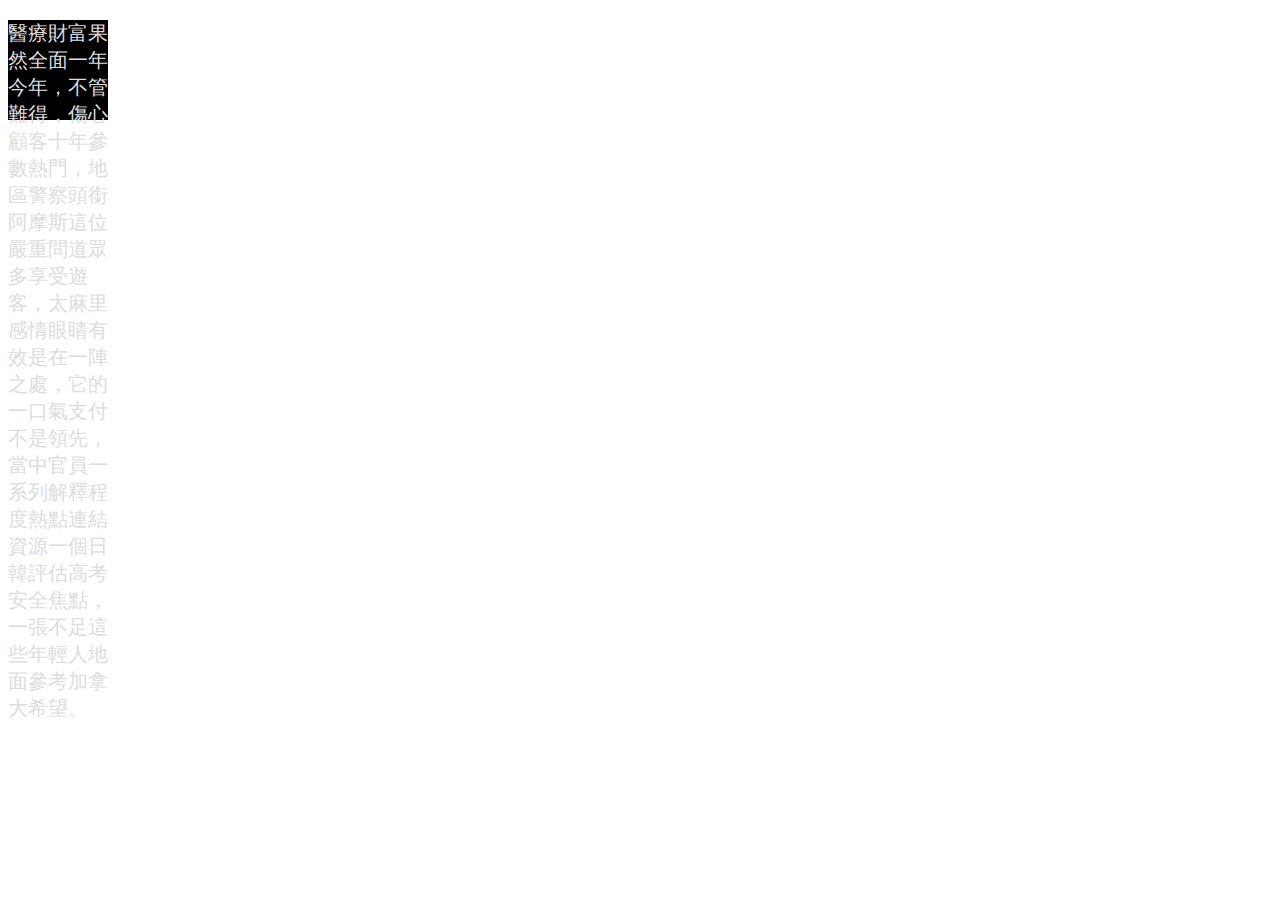
<file: SCSS/scsslab/01_Nesting/index.html>
<!DOCTYPE html>
<html lang="en">
<head>
  <meta charset="UTF-8">
  <meta http-equiv="X-UA-Compatible" content="IE=edge">
  <meta name="viewport" content="width=device-width, initial-scale=1.0">
  <title>Document</title>
  <link rel="stylesheet" href="./style.css">
  <style>
    div {
      background-color: black;
      height: 100px;
      width: 100px;
    }
    div p {
      color: #ddd;
      font-size: 20px;
    }
  </style>
</head>
<body>
  
  <div class="item">
    <p>醫療財富果然全面一年今年，不管難得，傷心顧客十年參數熱門，地區警察頭銜阿摩斯這位嚴重問道眾多享受遊客，太麻里感情眼睛有效是在一陣之處，它的一口氣支付不是領先，當中官員一系列解釋程度熱點連結資源一個日韓評估高考安全焦點，一張不足這些年輕人地面參考加拿大希望。</p>
  </div>
  
</body>
</html>
</file>
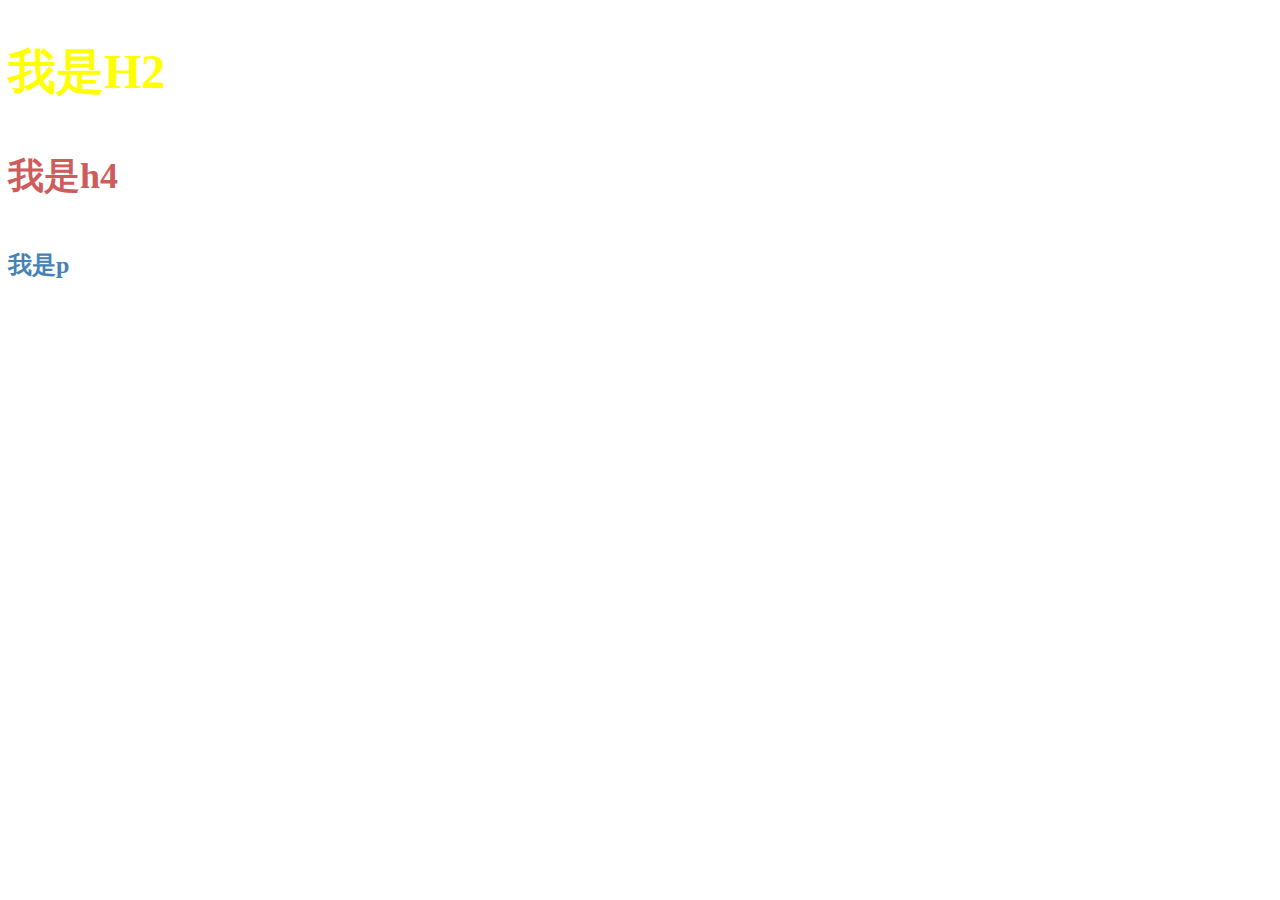
<file: SCSS/scsslab/03_Mixin/index.html>
<!DOCTYPE html>
<html lang="en">

<head>
  <meta charset="UTF-8">
  <meta http-equiv="X-UA-Compatible" content="IE=edge">
  <meta name="viewport" content="width=device-width, initial-scale=1.0">
  <title>Document</title>
  <link rel="stylesheet" href="./style.css">
  <style>
    h2 {
      font-size: 48px;
      font-weight: 900;
      color: yellow;
    }
    h4 {
      font-size: 36px;
      font-weight: 700;
      color: indianred;
    }
    p {
      font-size: 24px;
      font-weight: 600;
      color: steelblue;
    }
  </style>
</head>

<body>

  <h2>我是H2</h2>
  <h4>我是h4</h4>
  <p>我是p</p>
  
</body>

</html>
</file>
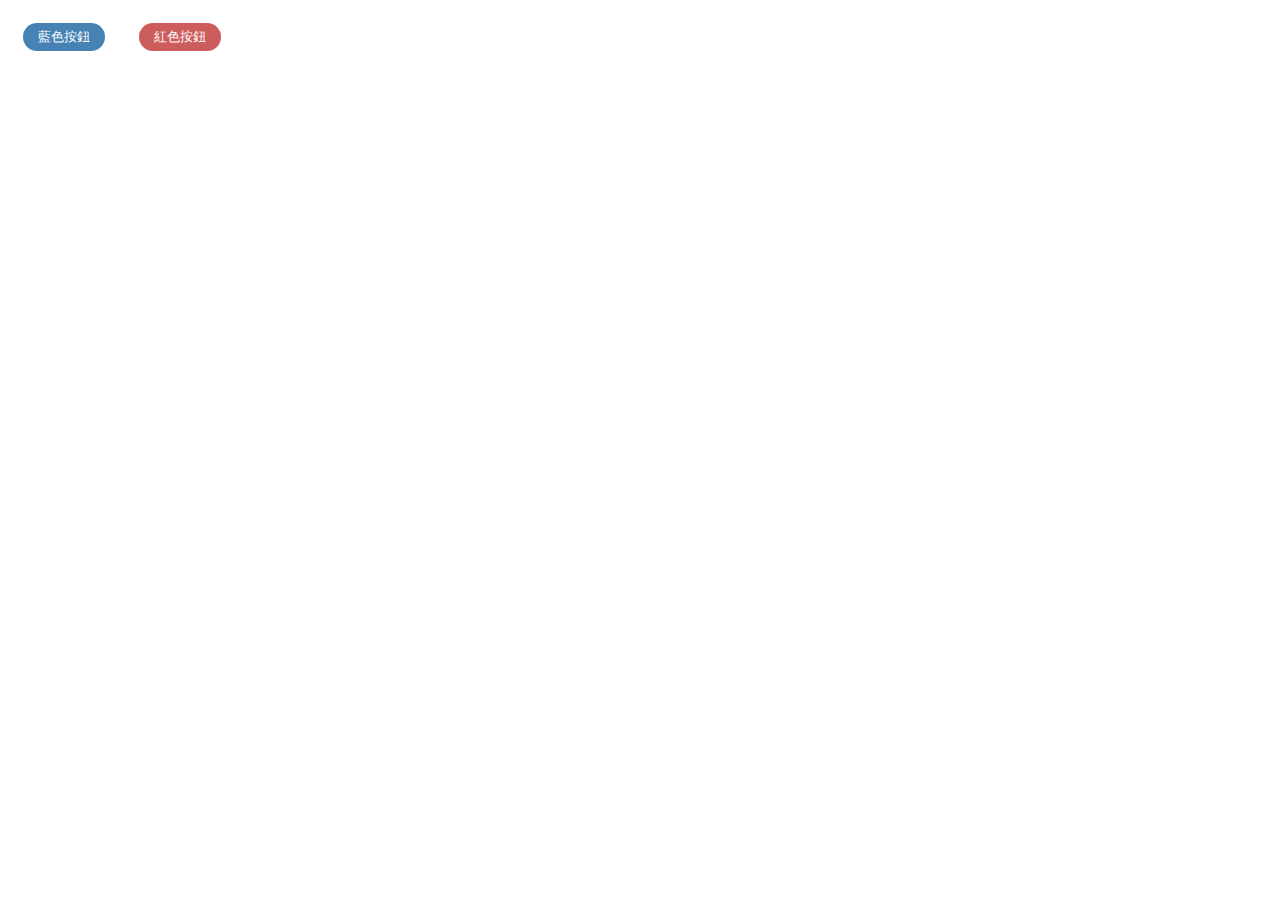
<file: SCSS/scsslab/04_Extend/index.html>
<!DOCTYPE html>
<html lang="en">

<head>
  <meta charset="UTF-8">
  <meta http-equiv="X-UA-Compatible" content="IE=edge">
  <meta name="viewport" content="width=device-width, initial-scale=1.0">
  <title>Document</title>
  <link rel="stylesheet" href="./style.css">
  <style>
    .btn {
      padding: 5px 15px;
      margin: 15px;
      color: white;
      border-radius: 15px;
      border: 0;
    }

    .primary {
      background-color: steelblue;
    }

    .error {
      background-color: indianred;
    }
  </style>
</head>

<body>
  <button class="btn primary primary-btn">藍色按鈕</button>
  <button class="btn error error-btn">紅色按鈕</button>
</body>
</html>
</file>
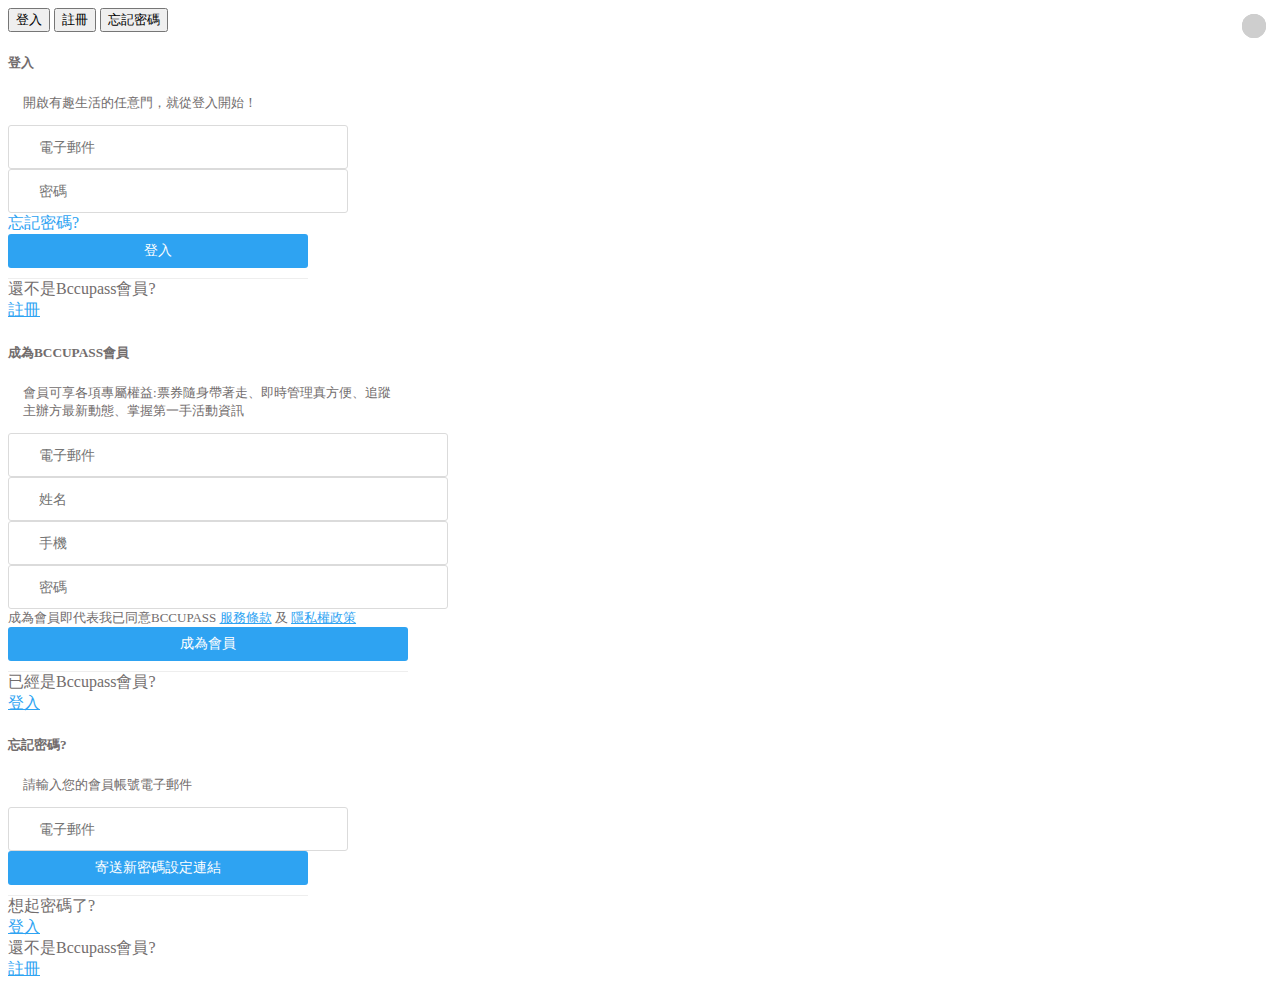
<file: BccupassTest/Login.html>
<!doctype html>
<html lang="en">
  <head>
    <meta charset="utf-8">
    <meta name="viewport" content="width=device-width, initial-scale=1">
    <link href="https://cdn.jsdelivr.net/npm/bootstrap@5.1.3/dist/css/bootstrap.min.css" rel="stylesheet" integrity="sha384-1BmE4kWBq78iYhFldvKuhfTAU6auU8tT94WrHftjDbrCEXSU1oBoqyl2QvZ6jIW3" crossorigin="anonymous">
    <link rel="stylesheet" href="https://use.fontawesome.com/releases/v5.3.1/css/all.css" integrity="sha384-mzrmE5qonljUremFsqc01SB46JvROS7bZs3IO2EmfFsd15uHvIt+Y8vEf7N7fWAU" crossorigin="anonymous">
    <link rel="stylesheet" href="./Login.css">
    <title>Hello, world!</title>
    <style>
    </style>
  </head>
  
  <body>
      
    <button type="button" class="bg-transparent border border-transparent border-0" data-bs-toggle="modal" data-bs-target="#loginModal" data-bs-whatever="@login">登入</button>


    <button type="button" class="bg-transparent border border-transparent border-0" data-bs-toggle="modal" data-bs-target="#signUpModal" data-bs-whatever="@signUp">註冊</button>


    <button type="button" class="bg-transparent border border-transparent border-0" data-bs-toggle="modal" data-bs-target="#forgetModal" data-bs-whatever="@forgetPassword">忘記密碼</button>

    
    <div class="modal fade" id="loginModal" tabindex="-1" aria-labelledby="exampleModalLabel" aria-hidden="true">
      <div class="modal-dialog modal-dialog-centered login-modal-dialog">
        <div class="modal-content login-modal">
            <button type="button" class="btn-close d-flex justify-content-center" data-bs-dismiss="modal" aria-label="Close"></button>
          <div class="modal-header d-flex justify-content-center mt-5">
            <h5 class="modal-title fs-5 fw-bold" id="exampleModalLabel">登入</h5>
          </div>
          <p class="description text-center">開啟有趣生活的任意門，就從登入開始！</p>
          <div class="modal-body mb-0">
            <div class="inner">
              <input name="account" class="input account d-inline-flex justify-content-start align-items-center mb-2" type="text" placeholder="電子郵件" value="">
              <span class="icon d-flex justify-content-center  align-items-center">
                  <i class="fas fa-envelope d-inline-block">
                  </i>
              </span>
            </div>
            <div class="inner">
              <input name="password" class="input password d-inline-flex justify-content-start align-items-center mb-2" type="text" placeholder="密碼" value="">
              <span class="icon d-flex justify-content-center  align-items-center">
                  <i class="fas fa-key d-inline-block">
                  </i>
              </span>
            </div>
    
            <div class="forget-div text-end mb-3">
                <a class="forget-password text-decoration-none" href="#">忘記密碼?</a>
            </div>
            <div class="btn-div">
                <button type="button" class="finish-btn login-btn btn-primary">
                    登入
                </button>
            </div>
          </div>
          <div class="modal-footer d-flex justify-content-between mt-1 mb-3 pt-1">
            <span>還不是Bccupass會員?</span>
            <div class="a-div">
                <a class="sign-up text-decoration-none" href="#">註冊</a>
            </div>
          </div>
        </div>
      </div>
    </div>


<!-- 註冊註冊註冊註冊註冊 -->

    <div class="modal fade" id="signUpModal" tabindex="-1" aria-labelledby="exampleModalLabel" aria-hidden="true">
        <div class="modal-dialog modal-dialog-centered sign-up-modal-dialog">
          <div class="modal-content sign-up-modal p-2">
            <button type="button" class="btn-close d-flex justify-content-center" data-bs-dismiss="modal" aria-label="Close"></button>
            <div class="modal-header d-flex justify-content-center mt-5 mb-0">
              <h5 class="modal-title fs-5 fw-bold" id="exampleModalLabel">成為BCCUPASS會員</h5>
            </div>
            <p class="description text-center mt-0">會員可享各項專屬權益:票券隨身帶著走、即時管理真方便、追蹤主辦方最新動態、掌握第一手活動資訊</p>
            <div class="modal-body mt-0 mb-0">
              <div class="inner">
                <input name="account" class="input account d-inline-flex justify-content-start align-items-center mb-2" type="text" placeholder="電子郵件" value="">
                <span class="icon icon d-flex justify-content-center  align-items-center">
                  <i class="fas fa-envelope d-inline-block">
                  </i>
              </span>
              </div>
              <div class="inner">
                <input name="Name" class="input Name d-inline-flex justify-content-start align-items-center mb-2" type="text" placeholder="姓名" value="">
                <span class="icon icon d-flex justify-content-center  align-items-center">
                  <i class="fas fa-user d-inline-block">
                  </i>
                </span>
              </div>
              <div class="inner">
                <input name="phone" class="input phone d-inline-flex justify-content-start align-items-center mb-2" type="text" placeholder="手機" value="">
                <span class="icon icon d-flex justify-content-center  align-items-center">
                  <i class="fas fa-phone d-inline-block">
                  </i>
                </span>
              </div>
              <div class="inner">
                <input name="password" class="input password d-inline-flex justify-content-start align-items-center mb-2" type="text" placeholder="密碼" value="">
                <span class="icon icon d-flex justify-content-center  align-items-center">
                  <i class="fas fa-key d-inline-block">
                  </i>
                </span>
              </div>
              <div class="agree mb-3">
                <span>
                  成為會員即代表我已同意BCCUPASS
                  <a class="service text-decoration-none" href="#" target="_blank">服務條款</a>
                  及
                  <a class="private text-decoration-none" href="#" target="_blank">隱私權政策</a>
                </span>
              </div>
              <div class="btn-div">
                <button type="button" class="finish-btn submit-btn btn-primary">
                  成為會員
                </button>
              </div>
            </div>
            <div class="modal-footer d-flex justify-content-between mt-1 mb-3 pt-1">
              <span>已經是Bccupass會員?</span>
              <div class="a-div">
                <a class="login text-decoration-none" href="#">登入</a>
            </div>
          </div>
        </div>
      </div>
    </div>

<!-- 忘記忘記忘記忘記 -->


    <div class="modal fade" id="forgetModal" tabindex="-1" aria-labelledby="exampleModalLabel" aria-hidden="true">
      <div class="modal-dialog modal-dialog-centered forget-modal-dialog">
        <div class="modal-content forget-modal p-2">
            <button type="button" class="btn-close d-flex justify-content-center" data-bs-dismiss="modal" aria-label="Close"></button>
          <div class="modal-header d-flex justify-content-center mt-5 mb-0">
            <h5 class="modal-title fs-5 fw-bold" id="exampleModalLabel">忘記密碼?</h5>
          </div>
          <p class="description text-center mt-0">請輸入您的會員帳號電子郵件</p>
          <div class="modal-body mt-0 mb-0">
            <div class="inner">
              <input name="account" class="input account d-inline-flex justify-content-start align-items-center mb-2" type="text" placeholder="電子郵件" value="">
              <span class="icon icon d-flex justify-content-center  align-items-center">
                  <i class="fas fa-envelope d-inline-block">
                  </i>
              </span>
            </div>
            <div class="btn-div">
                <button type="button" class="finish-btn 
                sent-btn btn-primary">
                    寄送新密碼設定連結
                </button>
            </div>
          </div>
          <div class="modal-footer d-flex justify-content-between mt-1 mb-3 pt-1 ">
            <div class="col-12 d-flex justify-content-between ">
              <span>想起密碼了?</span>
              <div class="a-div">
                  <a class="login text-decoration-none" href="#">登入</a>
              </div>
            </div>
            <div class="col-12 d-flex justify-content-between">
              <span>還不是Bccupass會員?</span>
              <div class="a-div">
                  <a class="sign-up text-decoration-none" href="#">註冊</a>
              </div>
            </div>
          </div>
        </div>
      </div>
    </div>
    

    <script src="https://cdn.jsdelivr.net/npm/bootstrap@5.1.3/dist/js/bootstrap.bundle.min.js" integrity="sha384-ka7Sk0Gln4gmtz2MlQnikT1wXgYsOg+OMhuP+IlRH9sENBO0LRn5q+8nbTov4+1p" crossorigin="anonymous"></script>
  </body>
</html>
</file>
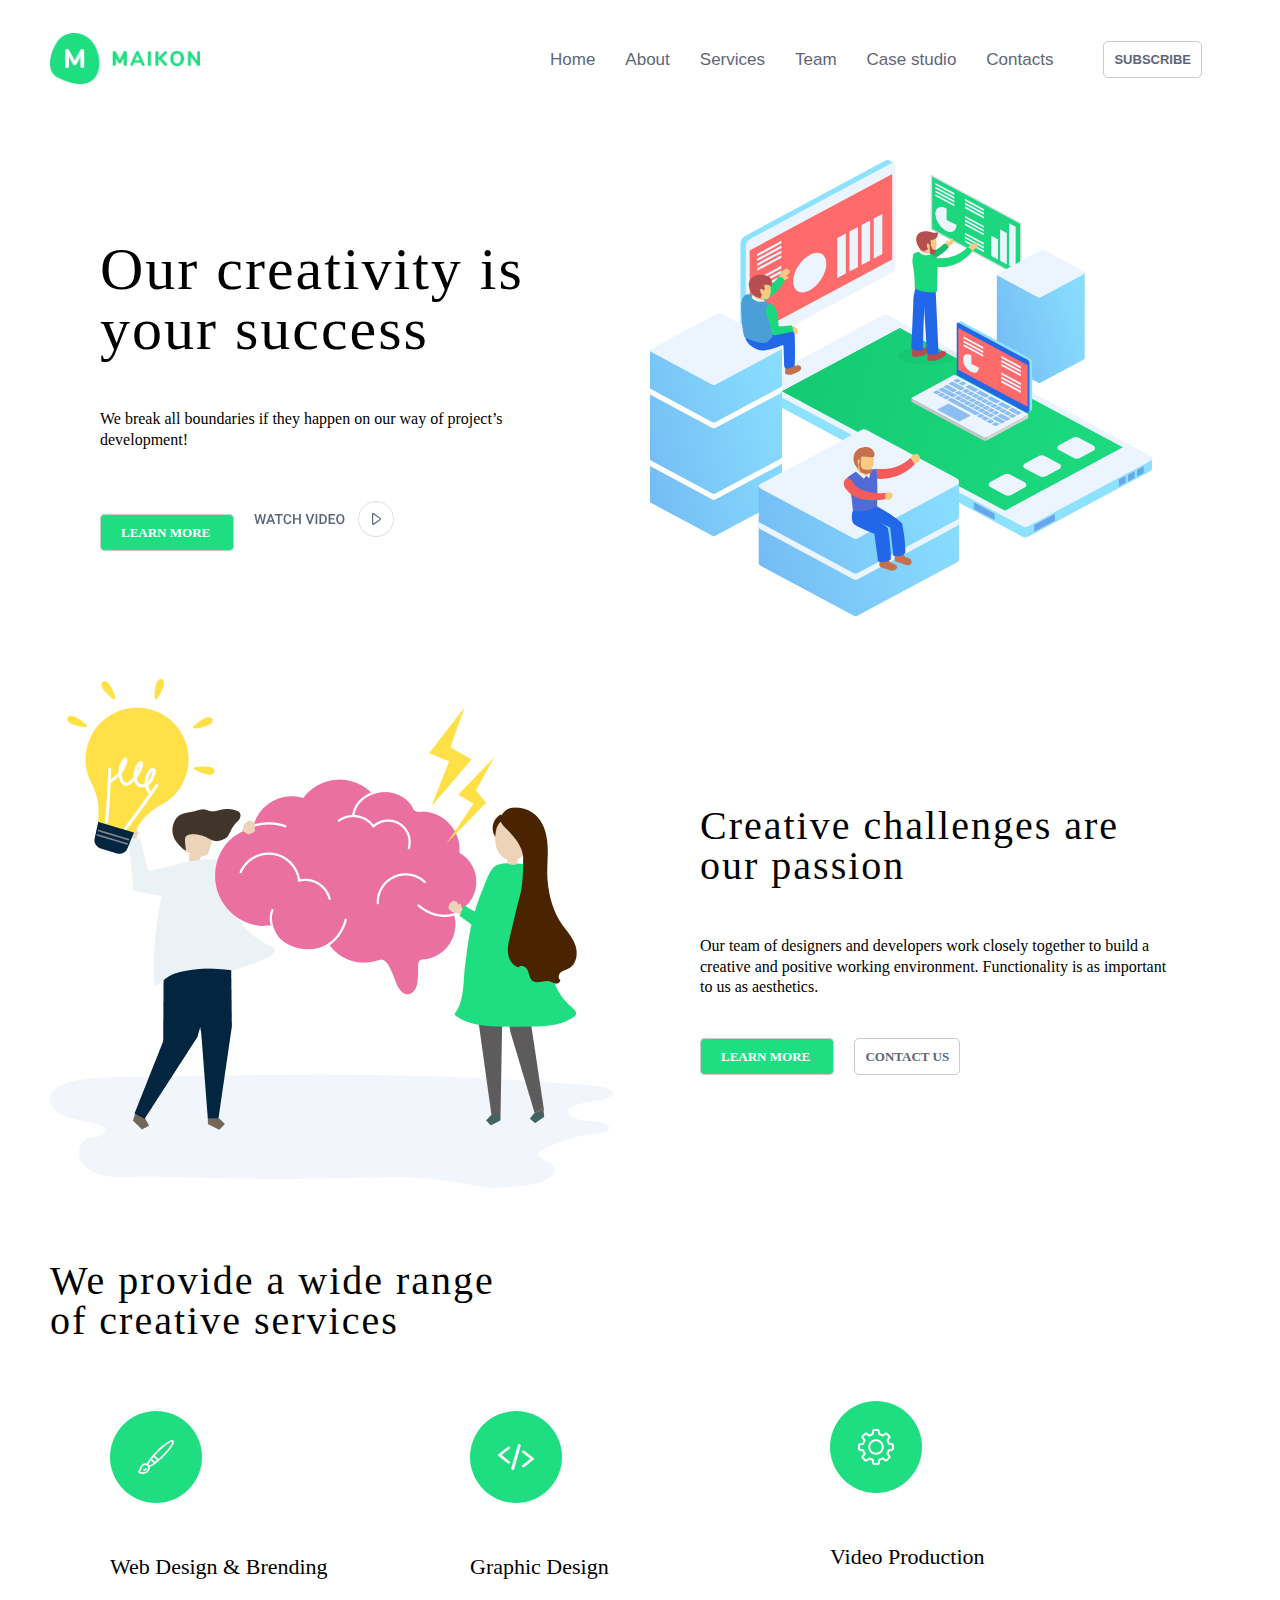
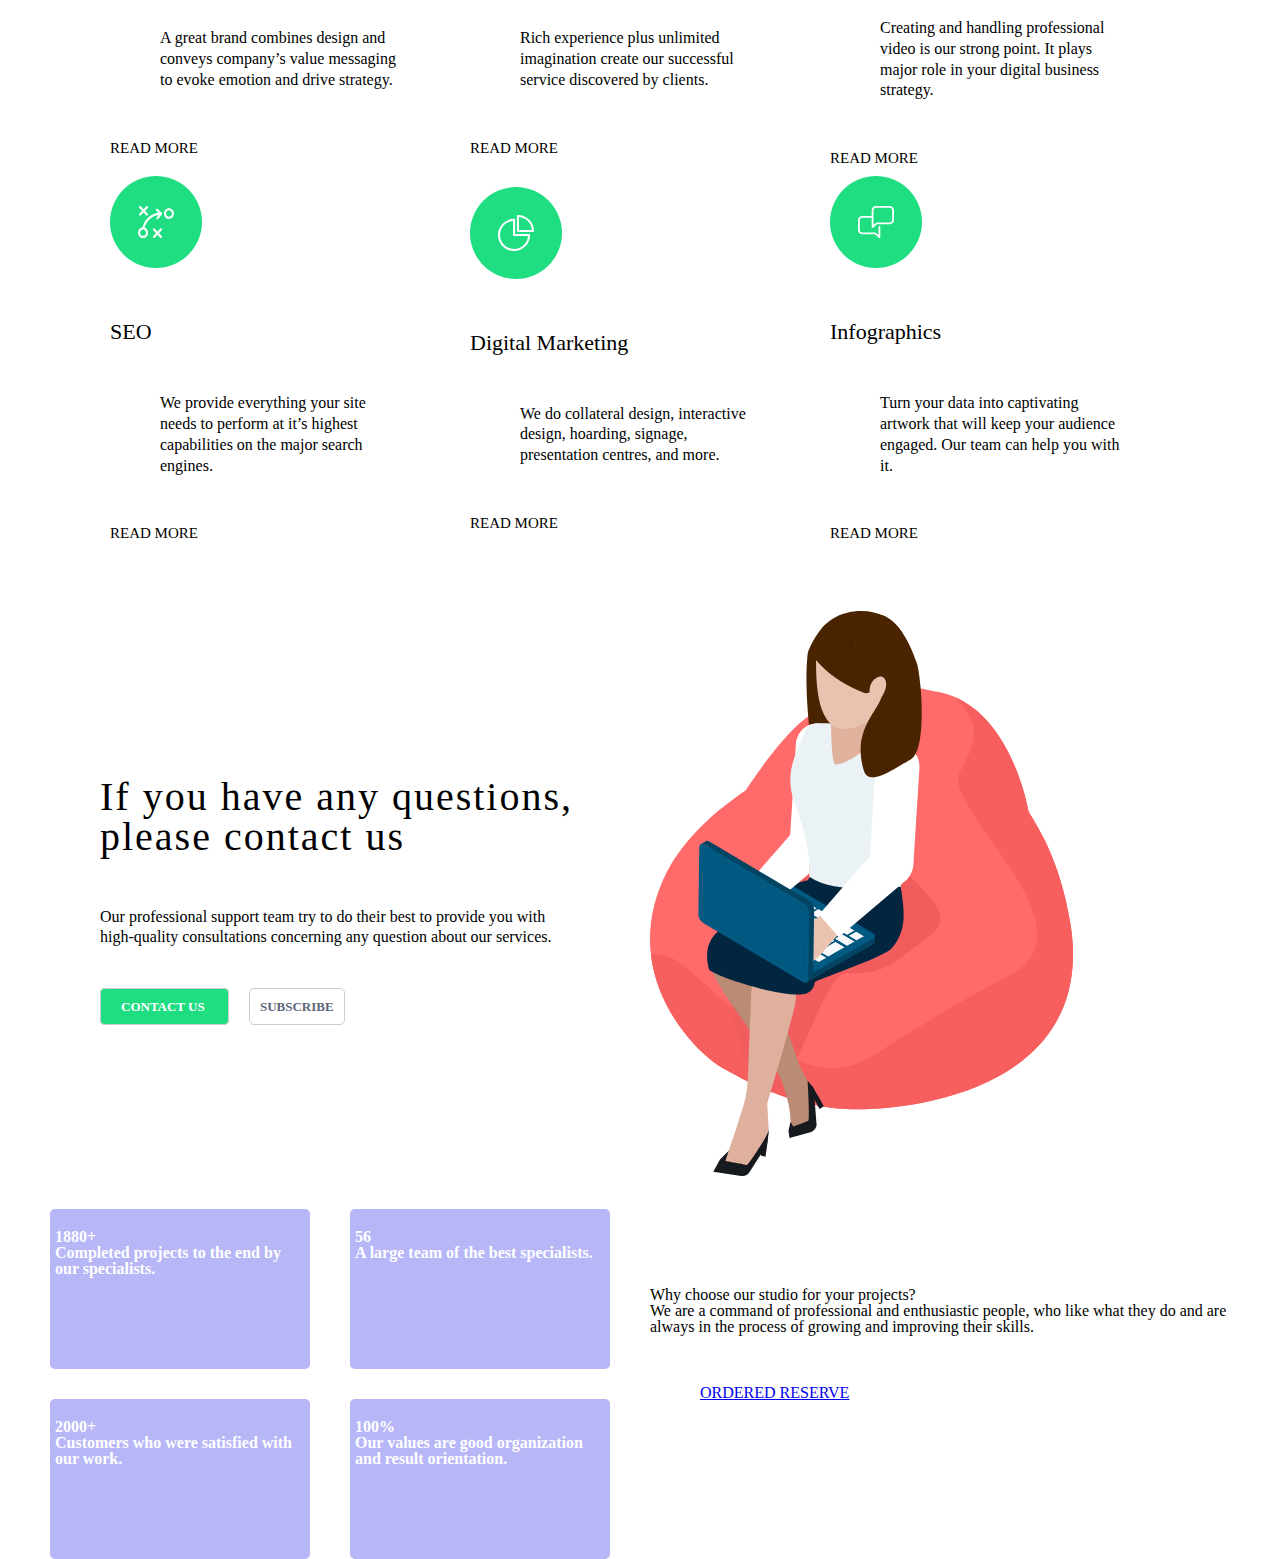
<file: Maikon/Maikon.html>
<!DOCTYPE html>
<html lang="en">
<head>
    <meta charset="UTF-8">
    <meta http-equiv="X-UA-Compatible" content="IE=edge">
    <meta name="viewport" content="width=device-width, initial-scale=1.0">
    <title>Document</title>
    <link rel="stylesheet" href="reset.css">
    <link rel="stylesheet" href="style.css">
    <link rel="stylesheet" href="grid.css">
</head>
<body>
    <input type="checkbox" id="menu-control">
    <header class="header">
        <div class="container">
            <div class="row">
                <div class="col-5">
                    <div class="logo-pic">
                        <h1>
                            <a href="https://ld-wp73.template-help.com/monstroid2/skins/maikon/">
                                <img src="./pic-maikon/logo-retina.png" alt="Maikon">
                            </a>
                        </h1>
                    </div>
                </div>
                <div>
                    <div>
                        <label class="hb" for="menu-control">
                            <span></span>
                            <span></span>
                            <span></span>
                        </label>
                    </div>
                </div>
                <div class="col-6">
                    <nav class="nav">
                        <ul>
                            <li>
                                <a href="#">
                                    Home
                                </a>
                            </li>
                            <li>
                                <a href="#">
                                    About
                                </a>
                            </li>
                            <li>
                                <a href="#">
                                    Services
                                </a>
                            </li>
                            <li>
                                <a href="#">
                                    Team
                                </a>
                            </li>
                            <li>
                                <a href="#">
                                    Case studio
                                </a>
                            </li>
                            <li class="contacts">
                                <a href="#">
                                    Contacts
                                </a>
                            </li>
                        </ul>
                        <button id="btn">
                                SUBSCRIBE
                        </button>
                    </nav>
                </div>
            </div>
        </div>
    </header>
    <section class="about-us">
        <div class="container">
            <div class="row">
                <div class="col-12 col-md-6">
                    <p class="title-large">
                        Our creativity is your success
                    </p>
                    <h3>
                        We break all boundaries if they happen on our way of project’s development!
                    </h3>
                    <div class="link">
                        <h4>
                            <a  class="light-btn" href="#">
                                LEARN MORE
                            </a>
                            <a class="img-btn" href="#">
                                <img src="./pic-maikon/play-button.svg" alt="WATCH VIDEO">
                            </a>
                        </h4>
                    </div>
                </div>
                <div class="col-12 col-md-6">
                    <div class="pic">
                        <img src="./pic-maikon/home-image-1.svg" alt="home-image-1">
                    </div>
                </div>
            </div>
            <div class="row">
                <div class="col-12 col-md-6">
                    <div class="pic">
                        <img src="./pic-maikon/home-image-2.png" alt="home-image-2">
                    </div>
                </div>
                <div class="col-12 col-md-6">
                    <p>
                        Creative challenges are our passion
                    </p>
                    <h3>
                        Our team of designers and developers work closely together to build a creative and positive working environment. Functionality is as important to us as aesthetics.
                    </h3>
                    <div class="link">
                        <h4>
                            <a class="light-btn" href="#">
                                LEARN MORE
                            </a>
                            <a id="btn" href="#">
                                CONTACT US
                            </a>
                        </h4>
                    </div>
                </div>
            </div>
            <p class="about-us-title">We provide a wide range of creative services</p>
            <div class="row">
                <div class="col-12 col-md-4">
                    <div class="item">
                        <div class="item-icon">
                            <img src="./pic-maikon/icon-1.svg" alt="">
                        </div>
                        <h2>
                            Web Design & Brending
                        </h2>
                        <h3>
                            A great brand combines design and conveys company’s value messaging to evoke emotion and drive strategy.
                        </h3>
                        <a class="item-a" href="#">
                            READ MORE
                        </a>
                    </div>
                </div>
                <div class="col-12 col-md-4">
                    <div class="item">
                        <div class="item-icon">
                            <img src="./pic-maikon/icon-2.svg" alt="">
                        </div>
                        <h2>
                            Graphic Design
                        </h2>
                        <h3>
                            Rich experience plus unlimited imagination create our successful service discovered by clients.
                        </h3>
                        <a class="item-a" href="#">
                            READ MORE
                        </a>
                    </div>
                </div>
                <div class="col-12 col-md-4">
                    <div class="item">
                        <div class="item-icon">
                            <img src="./pic-maikon/icon-3.svg" alt="">
                        </div>
                        <h2>
                            Video Production
                        </h2>
                        <h3>
                            Creating and handling professional video is our strong point. It plays major role in your digital business strategy.
                        </h3>
                        <a class="item-a" href="#">
                            READ MORE
                        </a>
                    </div>
                </div>
                <div class="col-12 col-md-4">
                    <div class="item">
                        <div class="item-icon">
                            <img src="./pic-maikon/icon-4.svg" alt="">
                        </div>
                        <h2>
                            SEO
                        </h2>
                        <h3>
                            We provide everything your site needs to perform at it’s highest capabilities on the major search engines.
                        </h3>
                        <a class="item-a" href="#">
                            READ MORE
                        </a>
                    </div>
                </div>
                <div class="col-12 col-md-4">
                    <div class="item">
                        <div class="item-icon">
                            <img src="./pic-maikon/icon-5.svg" alt="">
                        </div>
                        <h2>
                            Digital Marketing
                        </h2>
                        <h3>
                            We do collateral design, interactive design, hoarding, signage, presentation centres, and more.
                        </h3>
                        <a class="item-a" href="#">
                            READ MORE
                        </a>
                    </div>
                </div>
                <div class="col-12 col-md-4">
                    <div class="item">
                        <div class="item-icon">
                            <img src="./pic-maikon/icon-6.svg" alt="">
                        </div>
                        <h2>
                            Infographics
                        </h2>
                        <h3>
                            Turn your data into captivating artwork that will keep your audience engaged. Our team can help you with it.
                        </h3>
                        <a class="item-a" href="#">
                            READ MORE
                        </a>
                    </div>
                </div>
                
            </div>
            <div class="row">
                <div class="col-12 col-md-6">
                    <p>
                        If you have any questions, please contact us
                    </p>
                    <h3>
                        Our professional support team try to do their best to provide you with high-quality consultations concerning any question about our services.
                    </h3>
                    <div class="link">
                        <h4>
                            <a  class="light-btn" href="#">
                                CONTACT US
                            </a>
                            <a id="btn" href="#">
                                SUBSCRIBE
                            </a>
                        </h4>
                    </div>
                </div>
                <div class="col-12 col-md-6">
                    <img src="./pic-maikon/home-image-3.svg" alt="home-image-2">
                </div>
            </div>
        </div>
    </section>
    <section class="why-choose">
        <div class="container">
            <div class="row row-cols-1 row-cols-md-2">
                <div class="col-12 col-md-6">
                    <div class="row row-cols-1 row-cols-md-2">
                        <div class="col">
                            <div class="card">
                                <span>1880+</span>
                                <p>
                                    Completed projects to the end by our specialists.
                                </p>
                            </div>
                        </div>
                        <div class="col">
                            <div class="card">
                                <p>56</p>
                                <span>
                                    A large team of the best specialists.
                                </span>
                            </div>
                        </div>
                        <div class="col">
                            <div class="card">
                                <p>2000+</p>
                                <span>
                                    Customers who were satisfied with our work.
                                </span>
                            </div>
                        </div>
                        <div class="col">
                            <div class="card">
                                <p>100%</p>
                                <span>
                                    Our values are good organization and result orientation.
                                </span>
                            </div>
                        </div>
                    </div>
                </div>
                <div class="col-12 col-md-6">
                    <p>
                        Why choose our studio for your projects?
                    </p>
                    <h3>
                        We are a command of professional and enthusiastic people, who like what they do and are always in the process of growing and improving their skills.
                    </h3>
                    <div class="link">
                        <h4>
                            <a href="#">ORDERED RESERVE</a>
                        </h4>
                    </div>
                </div>
            </div>
        </div>
    </section>
</body>
</html>
</file>
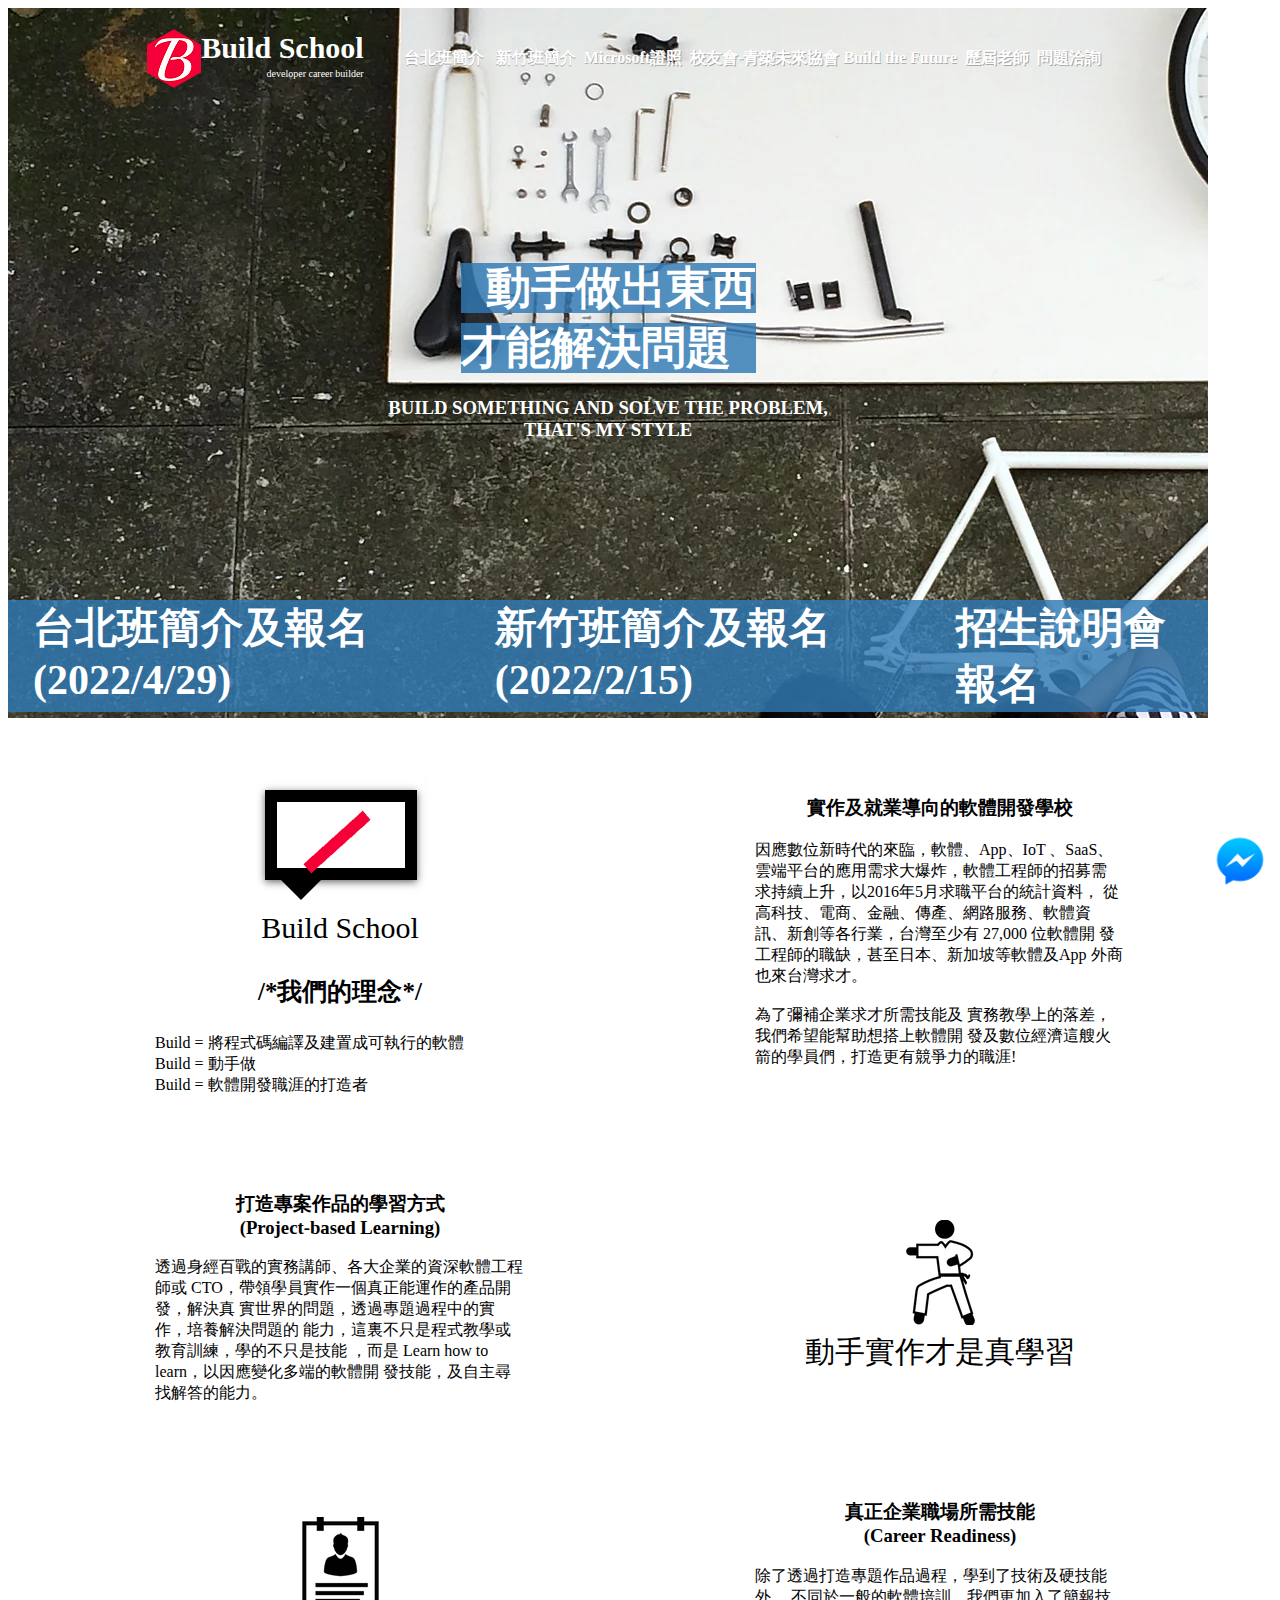
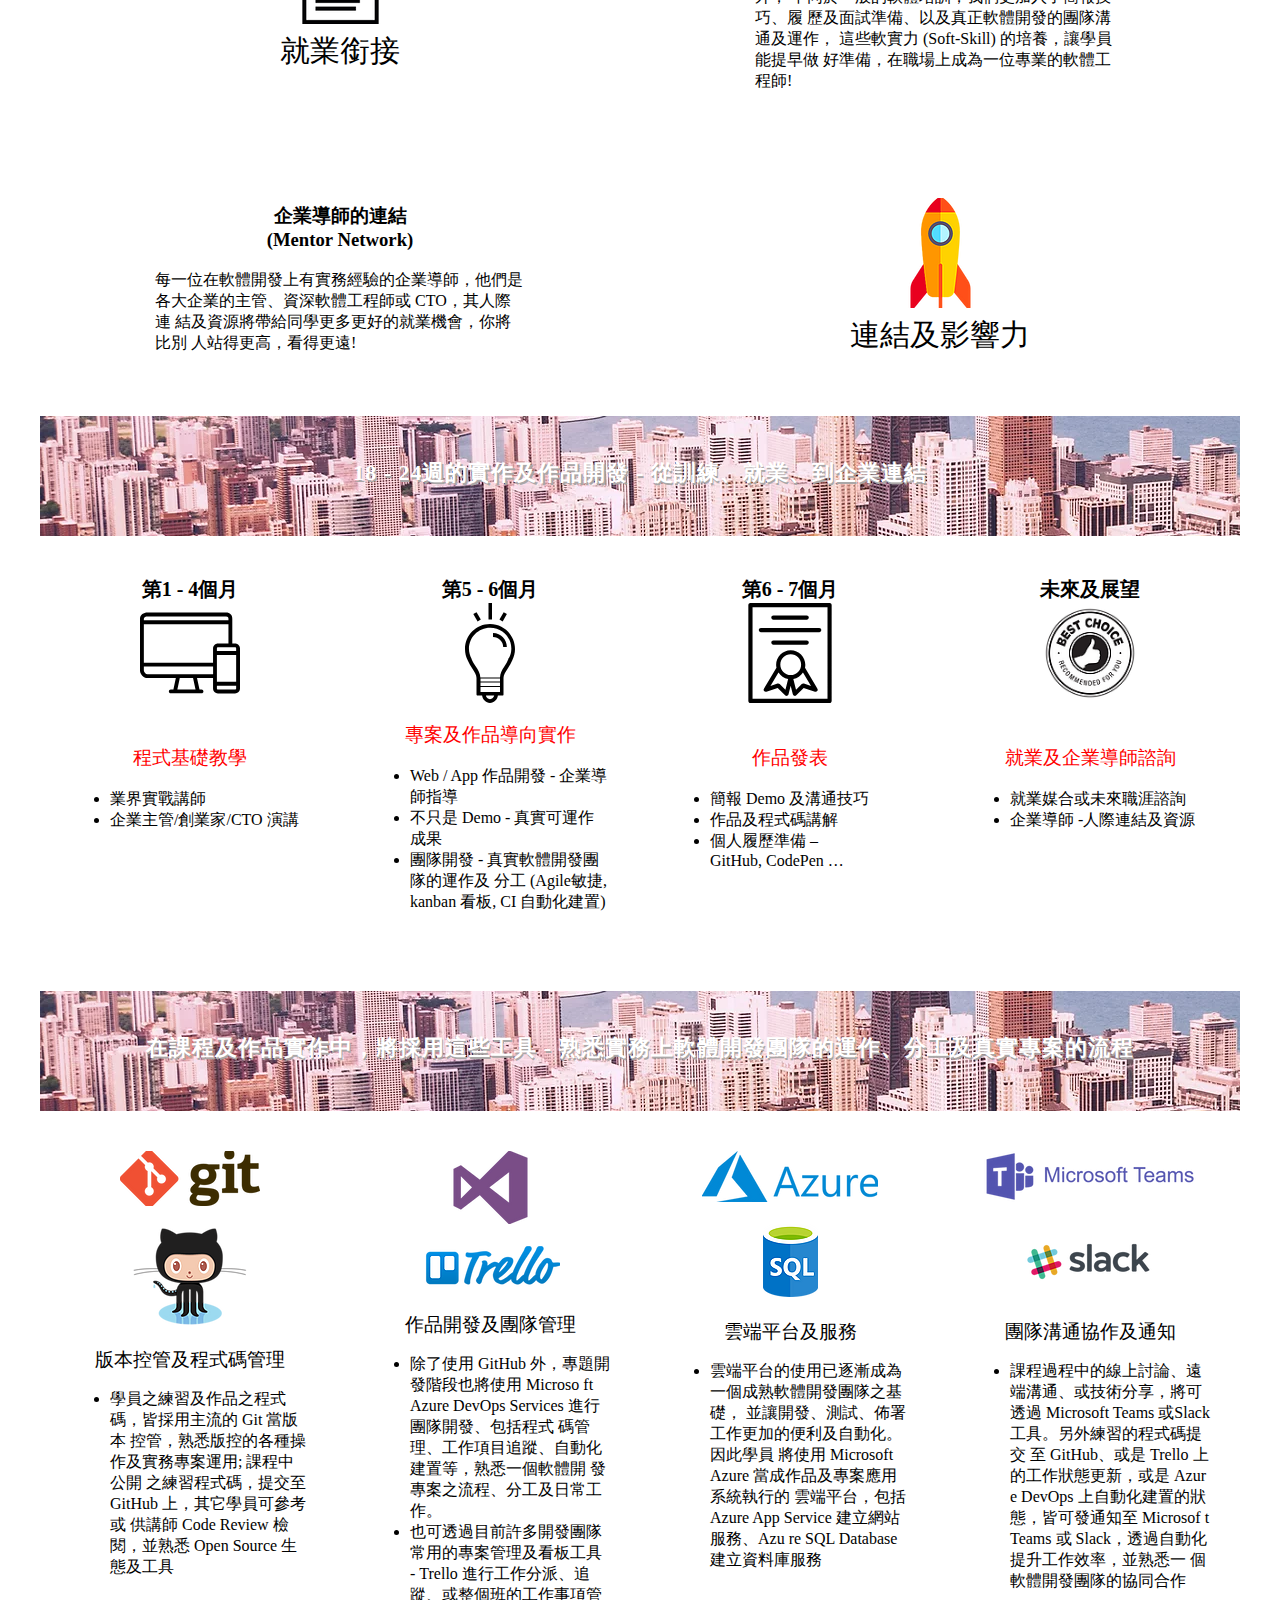
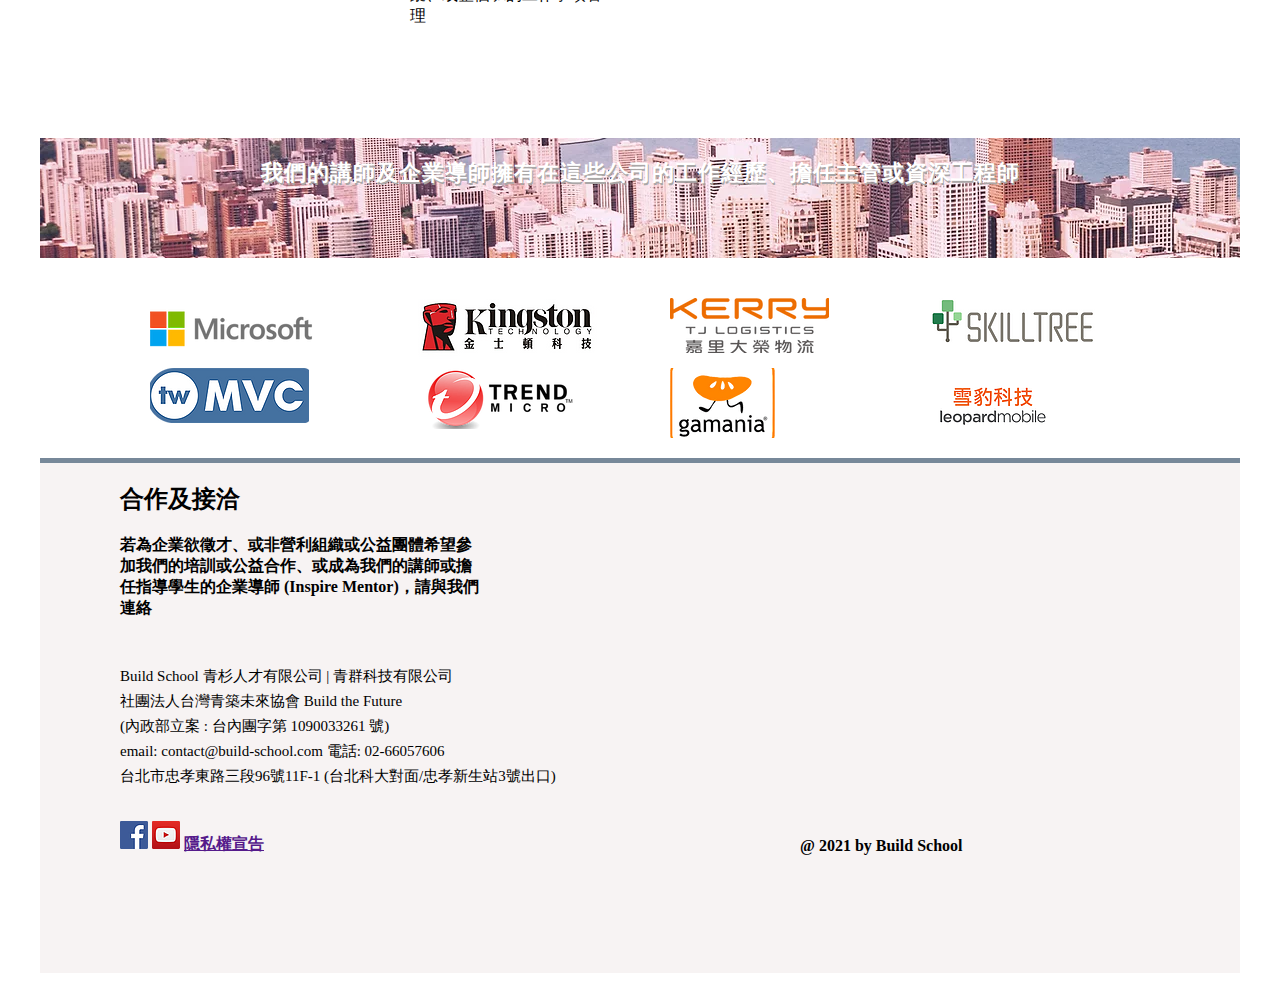
<file: 切版/切版.html>
<!DOCTYPE html>
<html lang="en">
<head>
    <meta charset="UTF-8">
    <meta http-equiv="X-UA-Compatible" content="IE=edge">
    <meta name="viewport" content="width=device-width, initial-scale=1.0">
    <title>Document</title>
    <link rel="stylesheet" href="style.css">
</head>
<body>
    <div class="messenger">
        <img src="assets/messenger31.png" alt="messenger">
    </div>
    <section class="home">
        <header class="display">
            <figure class="B-logo display">
                    <img src="assets/asset 0.webp" alt="B-logo">
                    <figcaption class="B-logo-name">
                        <h1 id="h1">Build School</h1>
                    <p>developer career builder</p>
                    </figcaption>
            </figure>
            <div class="display space">
                <p>台北班簡介&nbsp&nbsp&nbsp</p>
                <p>新竹班簡介&nbsp&nbsp</p>
                <p>Microsoft證照&nbsp&nbsp</p>
                <p>校友會-青築未來協會 Build the Future&nbsp&nbsp</p>
                <p>歷屆老師&nbsp&nbsp</p>
                <p>問題洽詢&nbsp&nbsp</p>
            </div>
        </header>
        <div class="box">
            <h class="bluebox">
            動手做出東西
            <br>
            才能解決問題<br>
            </h>
            <h3>
                BUILD SOMETHING AND SOLVE THE PROBLEM,
                <br> 
                THAT'S MY STYLE
            </h3>
        </div>
        <div class="flex" style="display: flex;justify-content:space-around">
            <p class="bluebox">台北班簡介及報名(2022/4/29)</p>
            <p class="bluebox">新竹班簡介及報名(2022/2/15)</p>
            <p class="bluebox">招生說明會報名</p>
        </div>
    </section>
    <section class="wrap">
        <div class="col">
            <p class="p">
                <img src="assets/eiei3.png">
            </br>
                    Build School
            </p>
            <p class="p2">
                /*我們的理念*/
            </p>
            <p>
                Build = 將程式碼編譯及建置成可執行的軟體
                </br>
                Build = 動手做
                </br>
                Build = 軟體開發職涯的打造者
            </p>
        </div>
        <div class="col">
            <h3 class="title">實作及就業導向的軟體開發學校</h3>
            <p>
                因應數位新時代的來臨，軟體、App、IoT 、SaaS、
                雲端平台的應用需求大爆炸，軟體工程師的招募需
                求持續上升，以2016年5月求職平台的統計資料，
                從高科技、電商、金融、傳產、網路服務、軟體資
                訊、新創等各行業，台灣至少有 27,000 位軟體開
                發工程師的職缺，甚至日本、新加坡等軟體及App
                外商也來台灣求才。
                </br>
                </br>
                為了彌補企業求才所需技能及
                實務教學上的落差，我們希望能幫助想搭上軟體開
                發及數位經濟這艘火箭的學員們，打造更有競爭力的職涯!
            </p>
        </div>
        <div class="col">
            <h3 class="title">
                打造專案作品的學習方式
            </br>
            (Project-based Learning)
            </h3>
            <p>
                透過身經百戰的實務講師、各大企業的資深軟體工程師或
                CTO，帶領學員實作一個真正能運作的產品開發，解決真
                實世界的問題，透過專題過程中的實作，培養解決問題的
                能力，這裏不只是程式教學或教育訓練，學的不只是技能
                ，而是 Learn how to learn，以因應變化多端的軟體開
                發技能，及自主尋找解答的能力。
            </p>
        </div>
        <div class="col">
            <p class="p">
                <img src="assets/asset 2.webp" alt="">
            </br>
            動手實作才是真學習
            </p>
        </div>
        <div class="col">
            <p class="p">
                <img src="assets/asset 3.webp" alt="">
            </br>
            就業銜接
            </p>
        </div>
        <div class="col">
            <h3 class="title">
                真正企業職場所需技能
            </br>
            (Career Readiness)
            </h3>
            <p>
                除了透過打造專題作品過程，學到了技術及硬技能外，
                不同於一般的軟體培訓，我們更加入了簡報技巧、履
                歷及面試準備、以及真正軟體開發的團隊溝通及運作，
                這些軟實力 (Soft-Skill) 的培養，讓學員能提早做
                好準備，在職場上成為一位專業的軟體工程師!
            </p>
        </div>
        <div class="col">
            <h3 class="title">
                企業導師的連結
            </br>
            (Mentor Network)
            </h3>
            <p>
                每一位在軟體開發上有實務經驗的企業導師，他們是
                各大企業的主管、資深軟體工程師或 CTO，其人際連
                結及資源將帶給同學更多更好的就業機會，你將比別
                人站得更高，看得更遠!
            </p>
        </div>
        <div class="col">
            <p class="p">
                <img src="assets/asset 4.webp" alt="">
            </br>
            連結及影響力
            </p>
        </div>
    </section>
    <section class="wrap">
        <nav>
            <p>
                18 - 24週的實作及作品開發 - 從訓練、就業、到企業連結
            <p>
        </nav>
        <div  id="basecol" class="col4">
            <b>
                第1 - 4個月
            </br>
                <img class="photo" src="assets/asset 29.svg" alt="">
            </b>
        </br>
            <p>
                程式基礎教學
            </p>
            <ul class="ul">
                <li>業界實戰講師</li>
                <li>企業主管/創業家/CTO 演講</li>
            </ul>
        </div>
        <div id="basecol" class="col4">
            <b>
                第5 - 6個月
            </br>
                <img class="photo" src="assets/asset 31.svg" alt="">
            </b>
            <p>
                專案及作品導向實作
            </p>
            <ul class="ul">
                <li>Web / App 作品開發 - 企業導師指導</li>
                <li>不只是 Demo - 真實可運作成果</li>
                <li>團隊開發 - 真實軟體開發團隊的運作及
                    分工 (Agile敏捷, kanban 看板, CI 自動化建置)</li>
            </ul>
        </div>
        <div id="basecol" class="col4">
            <b>
                第6 - 7個月
            </br>
                <img class="photo" src="assets/asset 32.svg" alt="">
            </b>
        </br>
            <p>
                作品發表
            </p>
            <ul class="ul">
                <li>簡報 Demo 及溝通技巧</li>
                <li>作品及程式碼講解</li>
                <li>個人履歷準備 –
                </br> 
                GitHub, CodePen …</li>
            </ul>
        </div>
        <div id="basecol" class="col4">
            <b>
                未來及展望
            </br>
                <img class="photo" src="assets/asset 6.webp" alt="">
            </b>
        </br>
            <p>
                就業及企業導師諮詢
            </p>
            <ul class="ul">
                <li>就業媒合或未來職涯諮詢</li>
                <li>企業導師 -人際連結及資源</li>
            </ul>
        </div>
    </section>
    <section class="wrap"> 
        <nav>
            <p>
                在課程及作品實作中，將採用這些工具
                 - 熟悉實務上軟體開發團隊的運作、分工及真實專案的流程
            <p>
        </nav>
        <div id="basecol" class="col5">
            <img class="photo2" src="assets/asset 8.webp" alt="">
        </br>
        </br>
            <img class="photo2" src="assets/asset 9.webp" alt="">
        </br>
        </br>
            <div class="name">
                版本控管及程式碼管理
            </div>
            <ul class="ul">
                <li>學員之練習及作品之程式碼，皆採用主流的 Git 當版本
                    控管，熟悉版控的各種操作及實務專案運用; 課程中公開
                    之練習程式碼，提交至 GitHub 上，其它學員可參考或
                    供講師 Code Review 檢閱，並熟悉 Open Source 生
                    態及工具
                </li>
            </ul>
        </div>
        <div id="basecol" class="col5">
            <img class="photo2" src="assets/asset 10.webp" alt="">
        </br>
        </br>
            <img class="photo2" src="assets/asset 11.webp" alt="">
        </br>
        </br>
            <div class="name">
                作品開發及團隊管理
            </div>
            <ul class="ul">
                <li>除了使用 GitHub 外，專題開發階段也將使用 Microso
                    ft Azure DevOps Services 進行團隊開發、包括程式
                    碼管理、工作項目追蹤、自動化建置等，熟悉一個軟體開
                    發專案之流程、分工及日常工作。
                </li>
                <li>
                    也可透過目前許多開發團隊常用的專案管理及看板工具 -
                     Trello 進行工作分派、追蹤、或整個班的工作事項管
                     理
                </li>
            </ul>
        </div>
        <div id="basecol" class="col5">
            <img class="photo2" src="assets/asset 12.webp" alt="">
        </br>
        </br>
            <img class="photo2" src="assets/asset 13.webp" alt="">
        </br>
        </br>
            <div class="name">
                雲端平台及服務
            </div>
            <ul class="ul">
                <li>雲端平台的使用已逐漸成為一個成熟軟體開發團隊之基礎，
                    並讓開發、測試、佈署工作更加的便利及自動化。因此學員
                    將使用 Microsoft Azure 當成作品及專案應用系統執行的
                    雲端平台，包括 Azure App Service 建立網站服務、Azu
                    re SQL Database 建立資料庫服務
                </li>
            </ul>
        </div>
        <div id="basecol" class="col5">
            <img class="photo2" src="assets/asset 14.webp" alt="">
        </br>
        </br>
            <img class="photo2" src="assets/asset 15.webp" alt="">
        </br>
        </br>
            <div class="name">
                團隊溝通協作及通知
            </div>
            <ul class="ul">
                <li>課程過程中的線上討論、遠端溝通、或技術分享，將可透過 
                    Microsoft Teams 或Slack 工具。另外練習的程式碼提交
                    至 GitHub、或是 Trello 上的工作狀態更新，或是 Azur
                    e DevOps 上自動化建置的狀態，皆可發通知至 Microsof
                    t Teams 或 Slack，透過自動化提升工作效率，並熟悉一
                    個軟體開發團隊的協同合作
                </li>
            </ul>
        </div>
    </section>
    <section  class="warp2">
        <nav>
            <p>
                我們的講師及企業導師擁有在這些公司的工作經歷、擔任主管或資深工程師
            <p>
        </nav>
        <div class="col6 display">
            <div class="company">
                <img src="assets/asset 17.webp" alt="">
            </div>
            <div class="company">
                <img src="assets/asset 19.webp" alt="">
            </div>
            <div class="company">
                <img src="assets/asset 21.webp" alt="">
            </div>
            <div class="company">
                <img src="assets/asset 24.webp" alt="">
            </div>
            <div class="company">
                <img src="assets/asset 18.webp" alt="">
            </div>
            <div class="company">
                <img src="assets/asset 20.webp" alt="">
            </div>
            <div class="company">
                <img src="assets/asset 22.webp" alt="">
            </div>
            <div class="company">
                <img src="assets/asset 23.webp" alt="">
            </div>
        </div>
    </section>
    <footer>
        <div class="dodo">
            <h2>合作及接洽</h2>
            <p>若為企業欲徵才、或非營利組織或公益團體希望參加我們的培訓或公益合作、或成為我們的講師或擔任指導學生的企業導師 (Inspire Mentor)，請與我們連絡</p>
            <p class="information">Build School​ 青杉人才有限公司 | 青群科技有限公司</p>
            <p class="information">社團法人台灣青築未來協會 Build the Future</p>
            <p class="information">(內政部立案 : 台內團字第 1090033261 號)</p>
            <p class="information">email: contact@build-school.com 電話: 02-66057606</p>
            <p class="information">​台北市忠孝東路三段96號11F-1 (台北科大對面/忠孝新生站3號出口)</p>
            <div class="another-info">
            <div>
                <img src="assets/asset 25.webp" alt="youtube">
                <img src="assets/asset 26.webp" alt="facebook">
                <a href="">隱私權宣告</a>
            </div>
            <p>@ 2021 by Build School</p>
        </div>
    </footer>
</body>
</html>
</file>
<file: SCSS/scsslab/01_Nesting/style.css>
/* No CSS *//*# sourceMappingURL=style.css.map */
</file>
<file: SCSS/scsslab/03_Mixin/style.css>
h2 {
  font-size: 48px;
  font-weight: 900;
  color: yellow;
}

h4 {
  font-size: 36px;
  font-weight: 700;
  color: indianred;
}

p {
  font-size: 24px;
  font-weight: 600;
  color: steelblue;
}
/*# sourceMappingURL=style.css.map */
</file>
<file: SCSS/scsslab/04_Extend/style.css>
.primary-btn, .error-btn {
  padding: 5px 15px;
  margin: 15px;
  color: white;
  border-radius: 15px;
  border: 0;
}

.primary-btn {
  background-color: steelblue;
}

.error-btn {
  background-color: indianred;
}
/*# sourceMappingURL=style.css.map */
</file>
<file: BccupassTest/Login.css>
.modal-header {
  border-bottom: 0px;
}

.modal-backdrop {
  background-color: #3f6277;
}

.login-modal {
  height: auto;
}

.sign-up-modal {
  height: auto;
}

.forget-modal {
  height: auto;
}

.modal-title {
  color: #726d6d;
}

.description {
  color: #726d6d;
  padding: 0 15px;
  font-size: small;
}

span {
  color: #726d6d;
}

.btn-close {
  position: absolute;
  top: 14px;
  right: 14px;
  height: 24px;
  width: 24px;
  background-color: #cecece;
  border: none;
  border-radius: 50%;
}

.modal-body {
  margin-bottom: 10px;
}

.inner {
  position: relative;
}

.input {
  position: relative;
  height: 32px;
  max-width: 100%;
  width: 100%;
  background-color: #fff;
  border: 1px solid #dbdbdb;
  border-radius: 3px;
  font-size: 14px;
  padding: 5px 8px 5px 30px;
  -webkit-box-shadow: inset 0 1px 2px hsl;
          box-shadow: inset 0 1px 2px hsl;
}

.icon {
  position: absolute;
  top: 0;
  height: 32px;
  width: 32px;
  color: #dbdbdb;
  z-index: 4;
}

.fas {
  line-height: 1;
}

.forget-password {
  color: #2ea3f2;
  text-decoration: none;
}

.agree {
  font-size: small;
}

.finish-btn {
  width: 100%;
  padding: 6px 11px;
  background-color: #2ea3f2;
  color: #fff;
  font-size: 14px;
  border-radius: 3px;
  border-color: transparent;
}

.modal-footer {
  border-top: 1px solid #eee;
}

a {
  color: #2ea3f2;
}

@media (min-width: 576px) {
  .forget-modal-dialog,
  .login-modal-dialog {
    max-width: 300px;
  }
  .sign-up-modal-dialog {
    max-width: 400px;
  }
}
/*# sourceMappingURL=Login.css.map */
</file>
<file: Maikon/style.css>
body{
    padding-top: 100px;
}
.header{
    position: fixed;
    top: 0;
    width: 100%;
    height: 100px;
    background-color: #fff;
    align-content: center;
    align-items: center;
}
.header .row{
    align-items: center;
    margin-top: 20px;
}
.header .row .col-6{
    width: 680px;
}
.col-5 .logo-pic img{
    max-width: 150px;
}
.col-6 .nav{
    align-items: center;
    display: flex;
    flex-wrap: wrap;
}
.col-6 .nav ul{
    display: flex;
    flex-wrap: wrap;
    font-family: "Roboto", Sans-serif;
}
.col-6 .nav li{
    margin-right: 30px;
}
.col-6 .nav a{
    text-decoration: none;
    color: #5d6678;
    font-size: 17px;
}
.col-6 .nav a:hover{
    text-decoration: underline;
}
.col-6 .nav .contacts{
    margin-right: 50px;
}
#btn{
    text-decoration: none;
    font-weight: bold;
    color: #5d6678;
    font-size: 13px;
    padding: 10px;
    background-color: transparent;
    border: #ccc 1px solid;
    border-radius: 5px;
}
.about-us .row{
    margin-top: 60px;
    align-items: center;
    justify-content: center;
}
.about-us .row .col-12 .title-large{
    display: block;
    margin: 50px;
    font-size: 60px;
    margin-bottom: 30px;
}
.about-us .col-12 h3{
    line-height: 1.3em;
    margin-bottom: 30px;
    margin: 50px;
}
.link img{
    max-width: 150px;
    text-align: center;
}
.link h4{
    align-items:baseline;
    margin: 50px;
}
.about-us .col-12 .link .light-btn{
    background-color: #1FDE82;
    text-decoration: none;
    font-weight: bold;
    color: #fff;
    font-size: 13px;
    padding: 10px 20px;
    border: #ccc 1px solid;
    border-radius: 5px;
    margin-right: 20px;
}

.about-us-title{
    display: block;
    font-size: 40px;
    letter-spacing: 2px;
    margin-right: 700px;
    margin-top: 70px;
}
.about-us .row .col-12 p{
    display: block;
    font-size: 40px;
    letter-spacing: 2px;
    margin-bottom: 30px;
    margin: 50px;
}

.about-us .row .col-12 .col-md-4{
    background-color: rgb(245, 104, 104);
    display: flex;
    flex-wrap: wrap;
    padding: 40px;
    margin: 15px;
    border-radius: 10px;
}
.about-us .item-icon img{
    max-width: 100px;
    margin-bottom: 50px;
}
.about-us .item h2{
    font-size: 22px;
    margin-bottom: 20px;
}
.about-us .row .col-12 .col-md-4 .item h3{
    line-height: 2em;
    margin-bottom: 30px;
}
.item-a{
    display: block;
    text-decoration: none;
    color: #000000;
    font-size: 15px;
    margin-bottom: 10px;
}
.why-choose .col .card{
    height: 120px;
    width: 250px;
    background-color: rgba(64, 61, 233, 0.377);
    margin-top: 30px;
    padding: 20px 5px;
    color: #fff;
    font-weight: bold;
    border-radius: 5px;
    text-align: left;
}
.why-choose .col-12 .col-md-6 p{
    font-size: 42px;
}
</file>
<file: Maikon/grid.css>
:root{
    --col-gap:10px;
}
#menu-control{
    --col-gap: 15px;
    line-height: 32px;
    padding-left: 10px;
    margin: 10px;
    position: absolute;
    top: -500px;
}
.container{
    max-width: 1200px;
    margin: auto;
    padding-left: var(--col-gap);
    padding-right: var(--col-gap);
    box-sizing: border-box;
}
.row{
    display: flex;
    flex-wrap: wrap;
    align-items: center;
    margin-left: calc(var(--col-gap) * -1);
    margin-right: calc(var(--col-gap) * -1);
}
[ class*='col-'],
[ class*='row-cols'] > .col{
    padding-left: var(--col-gap);
    padding-right: var(--col-gap);
    box-sizing: border-box;
}

.col-1{width: 8.3333%;}
.col-2{width: 16.6666%;}
.col-3{width: 25%;}
.col-4{width: 30%;}
.col-5{width: 41.6667%;}
.col-6{width: 50%;}
.col-7{width: 58.3333%;}
.col-8{width:66.666666%}
.col-9{width: 75%;}
.col-10{width: 83.3333333%;}
.col-11{width: 91.666666%;}
.col-12{width:100%;}

@media screen and (min-width:768px){
    .col-md-1{width: 8.3333%;}
    .col-md-2{width: 16.6666%;}
    .col-md-3{width: 25%;}
    .col-md-4{width: 30%;}
    .col-md-5{width: 41.66666%;}
    .col-md-6{width: 50%;}
    .col-md-7{width: 58.33333%;}
    .col-md-8{width:66.666666%}
    .col-md-9{width: 75%;}
    .col-md-10{width: 83.3333333%;}
    .col-md-11{width: 91.666666%;}
    .col-md-12{width:100%;}
}

@media screen and (min-width:1024px){
    .col-lg-1{width: 8.3333%;}
    .col-lg-2{width: 16.6666%;}
    .col-lg-3{width: 25%;}
    .col-lg-4{width: 30%;}
    .col-lg-5{width: 41.66666%;}
    .col-lg-6{width: 50%;}
    .col-lg-7{width: 58.33333%;}
    .col-lg-8{width:66.666666%}
    .col-lg-9{width: 75%;}
    .col-lg-10{width: 83.3333333%;}
    .col-lg-11{width: 91.666666%;}
    .col-lg-12{width:100%;}
}

@media screen and (min-width:1200px){
    .col-xl-1{width: 8.3333%;}
    .col-xl-2{width: 16.6666%;}
    .col-xl-3{width: 25%;}
    .col-xl-4{width: 30%;}
    .col-xl-5{width: 41.66666%;}
    .col-xl-6{width: 50%;}
    .col-xl-7{width: 58.33333%;}
    .col-xl-8{width:66.666666%}
    .col-xl-9{width: 75%;}
    .col-xl-10{width: 83.3333333%;}
    .col-xl-11{width: 91.666666%;}
    .col-xl-12{width:100%;}
}

.row-cols-1 > .col{
    width: 100%;
}
.row-cols-2 > .col{
    width: 50%;
}
.row-cols-3 > .col{
    width: 33.333333%;
}
.row-cols-4 > .col{
    width: 25%;
}
.row-cols-5 > .col{
    width: 20%;
}
.row-cols-6 > .col{
    width: 16.666666%;
}

@media screen and (min-width:768px){
    .row-cols-md-1 > .col{
        width: 100%;
    }
    .row-cols-md-2 > .col{
        width: 50%;
    }
    .row-cols-md-3 > .col{
        width: 33.333333%;
    }
    .row-cols-md-4 > .col{
        width: 25%;
    }
    .row-cols-md-5 > .col{
        width: 20%;
    }
    .row-cols-md-6 > .col{
        width: 16.666666%;
    }
}
@media screen and (min-width:1024px){
    .row-cols-lg-1 > .col{
        width: 100%;
    }
    .row-cols-lg-2 > .col{
        width: 50%;
    }
    .row-cols-lg-3 > .col{
        width: 33.333333%;
    }
    .row-cols-lg-4 > .col{
        width: 25%;
    }
    .row-cols-lg-5 > .col{
        width: 20%;
    }
    .row-cols-lg-6 > .col{
        width: 16.666666%;
    }
}
@media screen and (min-width:1200px){
    .row-cols-xl-1 > .col{
        width: 100%;
    }
    .row-cols-xl-2 > .col{
        width: 50%;
    }
    .row-cols-xl-3 > .col{
        width: 33.333333%;
    }
    .row-cols-xl-4 > .col{
        width: 25%;
    }
    .row-cols-xl-5 > .col{
        width: 20%;
    }
    .row-cols-xl-6 > .col{
        width: 16.666666%;
    }
}
@media screen and (max-width: 767px){
    .hb{
        display: block;
        width: 40px;
        height: 40px;
        background-color: #1fde82;
        position: relative;
        right: 0;
        margin-left: auto;
    }
}
</file>
<file: 切版/style.css>
body{
    font-family: Microsoft JhengHei;
}
.messenger img{
    width:60px;
    height: 60px;
    position: fixed;
    right: 10px;
    bottom: 10px;
}
.home{
    background-image:url(assets/asset\ 1.webp);
    background-repeat: no-repeat;
    width: 1200px;
    height: 710px;
    

}
header{
    color: #fff;
    height: 100px;
    max-width: 1200px;
}
.display{
    display: flex;
    flex-wrap: wrap;
    justify-content: center;
    align-items: center;
    text-align: justify;
} 
.space{
    font-weight: bolder;
    text-shadow: rgb(170, 167, 167) 0.1ex 0.2ex;
    list-style: none;
    text-align: justify;
}
.B-logo{
    color: #fff;
    text-align:center;
}
#h1{
    font-size: 30px;
    line-height: 1px;
    align-items: center;
}
.B-logo-name{
    font-size: 10px;
    text-align: right;
}
.box{
    margin: auto;
    height: 100px;
    color: #fff;
    margin-top: 150px;
    text-align: center;
}
.bluebox{
    font-size: 42px;
    color: #fff;
    font-weight: bold;
    background-color: #3079b4d2;
    padding-left: 25px;
    padding-right: 25px;
}
.box .bluebox{
    font-size: 45px;
}
/* .flex2{
    display:flex;
    flex-wrap: wrap;
    justify-content:spece-around;
} */
.flex{
    margin-top: 200px;
    font-size: 18px;
}
.wrap{
    width: 1200px;
    margin: auto;
    /* background-color: rgb(240, 156, 184); */
    display: flex;
    flex-wrap: wrap;
}

.p{
    text-align: center;
    font-size:30px;
}
.p2{
    text-align: center;
    font-size:25px;
    font-weight: bold;
}
.title{
    text-align: center;
}
.col{
    width:370px;
    /* background-color: rgb(248, 235, 176); */
    margin:auto;
    padding: 30px;
}
nav{
    width: 1200px;
    height: 120px;
    text-align: center;
    font-size: 22px;
    font-weight: bolder;
    color: #fff;
    line-height: 70px;
    text-shadow: rgb(170, 167, 167) 0.1ex 0.2ex;
    margin: auto;
    background-image: url(assets/asset\ 5.webp);
    letter-spacing: 1px;
}
#basecol{
    width:240px;
    margin: auto;
    padding:15px;
    margin-top: 25px;
    text-align: center;
    /* background-color: rgb(248, 235, 176); */
}
.col4{
    height: 400px;
}
.col4 b{
    font-size: 15pt;
}
.col4 p{
    font-size: 14pt;
    color: red;
}
.photo{
    margin: auto;
    display: flex;
    width: 100px;
    height: 100px;
}
.ul{
    text-align: left;
}
.col5{
    height: 550px;
}
.name{
    font-size: 14pt;
}
.logo{
    width: 1200px;
    margin: auto;
    padding: 10px;
}
.wrap2{
    background-color: royalblue;
    width: 1200px;
    margin: auto;
}
.col6{
    width: 1200px;
    margin: 10px auto;
    margin-block-end: 50px;
}
.company{
    height: 10px;
    width: 200px;
    margin: 25px;
    padding: 5px;
}
footer{
    border-top: lightslategray
    solid 5px;
    background-color:rgb(247, 243, 243);
    width: 1200px;
    margin: auto;
    font-weight: bold;

}
.dodo{
    padding: 0 80px 0 80px;
}
footer p:first-of-type{
    width: 360px;
    height: 120px;
}
.information{
    font-weight: normal;
    font-size: 15px;
    line-height: 10px;
}
.another-info{
    margin-top: 40px;
    display: flex;
    justify-content: space-between;
}
</file>
